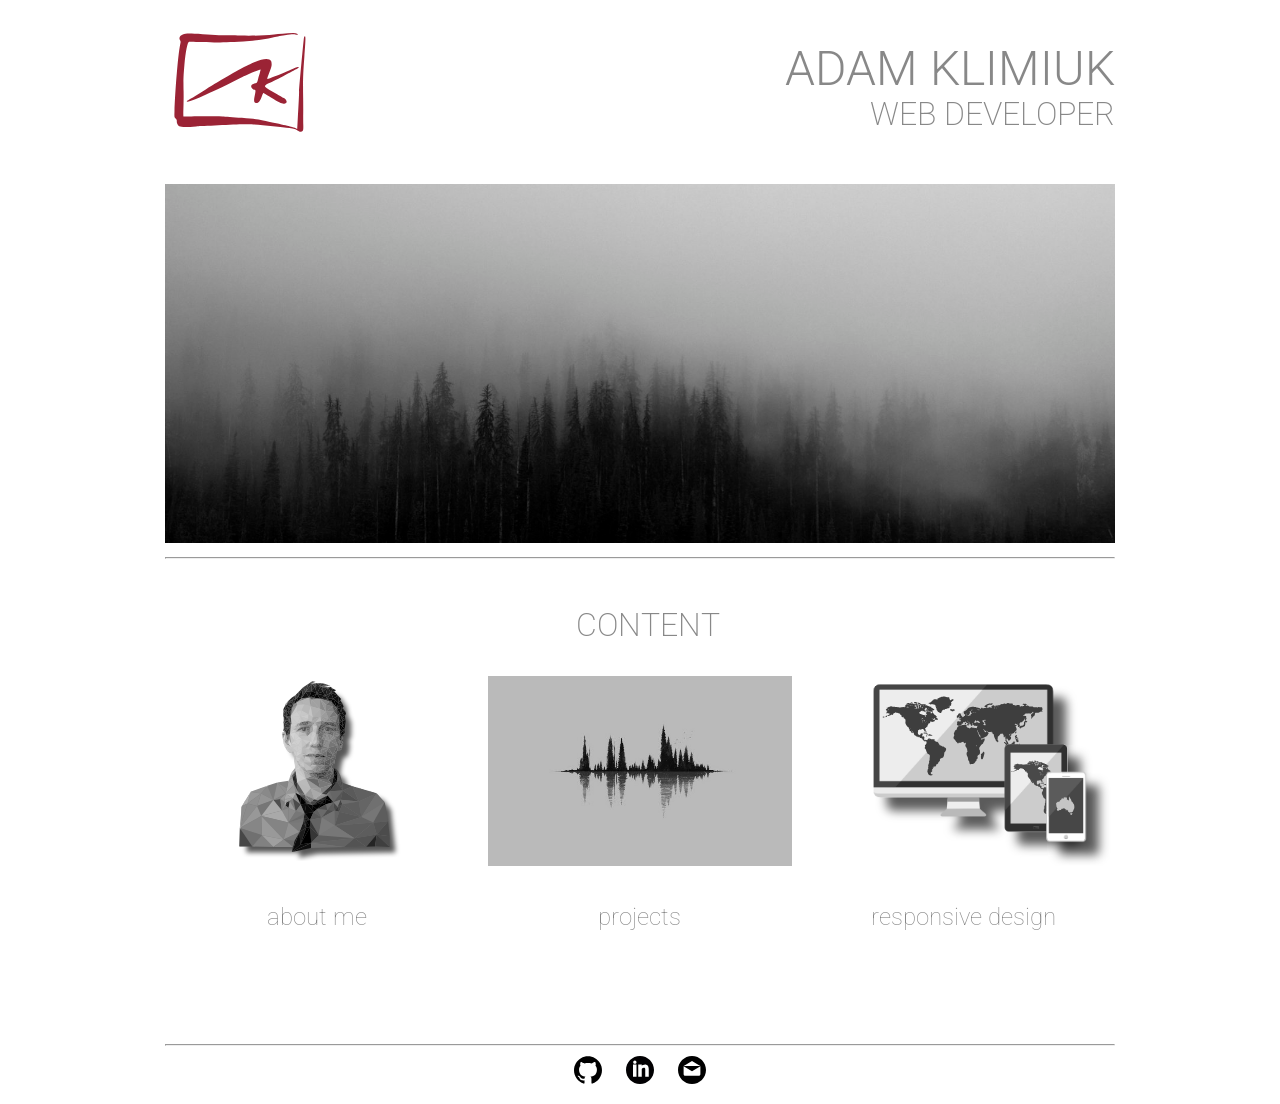
<file: FEND_Project_2_Portfolio_Website/index.html>
<!DOCTYPE html>
<html>
  <head>
    <meta charset="utf-8">
    <meta http-equiv="X-UA-Compatible" content="IE=edge">
    <meta name="viewport" content="width=device-width, initial-scale=1">
    <link href="https://fonts.googleapis.com/css?family=Roboto:300" rel="stylesheet">
    <link href="https://fonts.googleapis.com/css?family=Roboto:100" rel="stylesheet">
    <link rel="stylesheet" href="css/normalize-css.css">
    <link rel="stylesheet" href="css/style.css">
    <title>Portfolio Page by Adam Klimiuk</title>
  </head>
  <body>
    <header class="container">
      <div class="col-3">
        <img src="images/logo_chilli.svg" class="logo" alt="logo">
      </div>
      <div class="col-9 personal-id">
        <h1>ADAM KLIMIUK</h1>
        <h2>WEB DEVELOPER</h2>
      </div>
    </header>
    <img src="images/forrest_600.jpg" srcset="images/forrest_600.jpg 600w, images/forrest_1200.jpg 1200w, images/forrest_1600.jpg 1600w, images/forrest_2400.jpg 2400w" sizes="100vw" class="mainimage" alt="main image">
    <hr>
    <h3 class="col-12">CONTENT</h3>
    <main class="container flexcontent">
      <article class="col-4">
        <img src="images/face.svg" class="contentimage" alt="my face">
        <h4 class="caption">about me</h4>
      </article>
      <article class="col-4">
        <img src="images/projects_400.jpg" srcset="images/projects_400.jpg 400w, images/projects_600.jpg 600w, images/projects_800.jpg 800w, images/projects_1080.jpg 1080w " sizes="(max-width:767px) 100vw, 33vw" class="contentimage" alt="what I work on">
        <h4 class="caption">projects</h4>
      </article>
      <article class="col-4">
        <img src="images/responsive_color.svg" class="contentimage" alt="building responsive websites">
        <h4 class="caption">responsive design</h4>
      </article>
    </main>
    <footer>
      <hr>
      <p>
        <a href="https://github.com/adamklim"><img class="footimage" src="images/footer/github.svg" alt="github link"></a>
        <a href="https://linkedin.com/in/adam-klimiuk-55035446"><img class="footimage" src="images/footer/linkedin.svg" alt="linkedin link"></a>
        <a href="mailto:adamklim@gmail.com"><img class="footimage" src="images/footer/email.svg" alt="email link"></a>
      </p>
    </footer>
  </body>
</html>
</file>
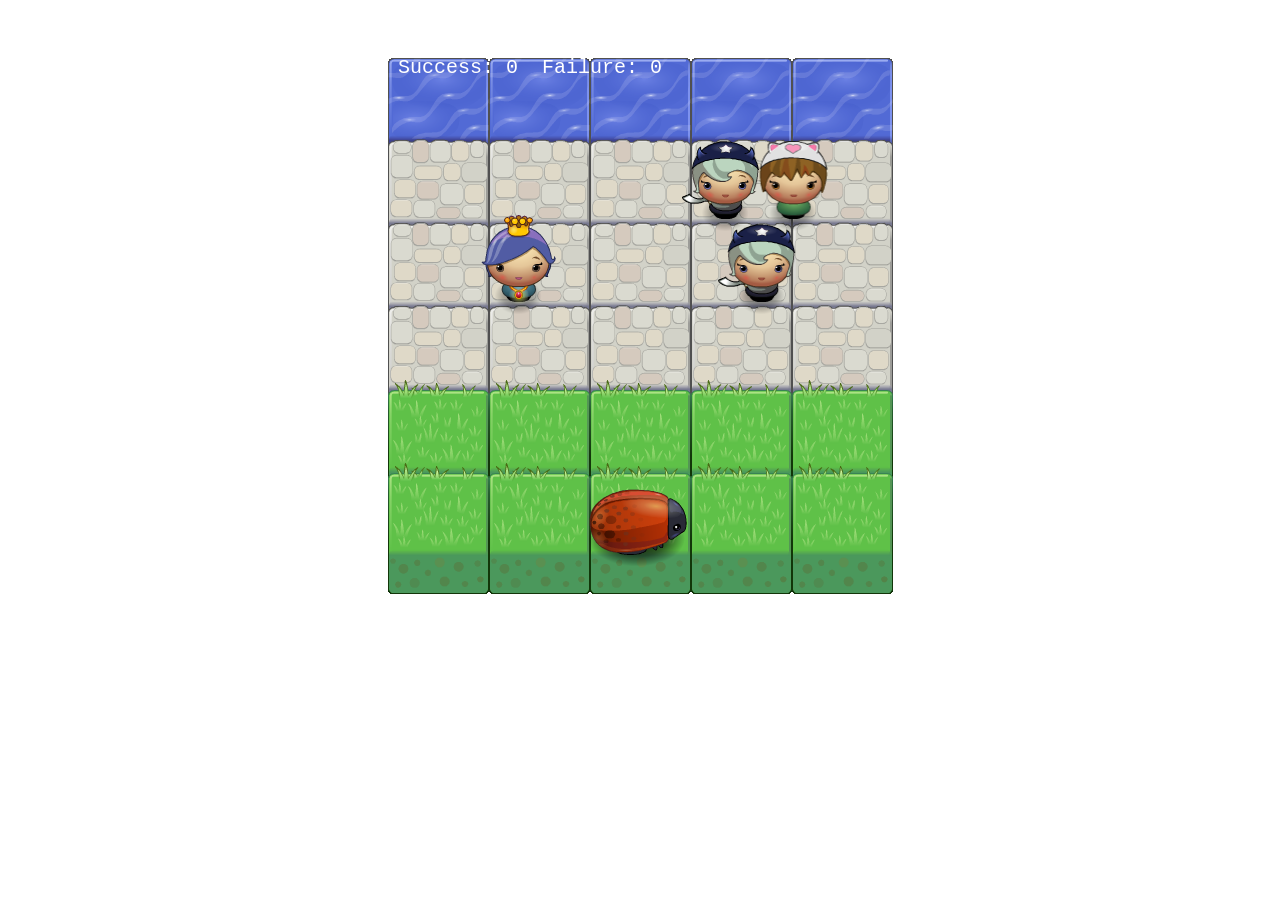
<file: FEND_Project_5_Frogger_Arcade_Game/index.html>
<!DOCTYPE html>
<html>
<head>
    <meta charset="UTF-8">
    <title>Effective JavaScript: Frogger</title>
    <link rel="stylesheet" href="css/style.css">
</head>
<body>
    <script src="js/resources.js"></script>
    <script src="js/app.js"></script>
    <script src="js/engine.js"></script>
</body>
</html>
</file>
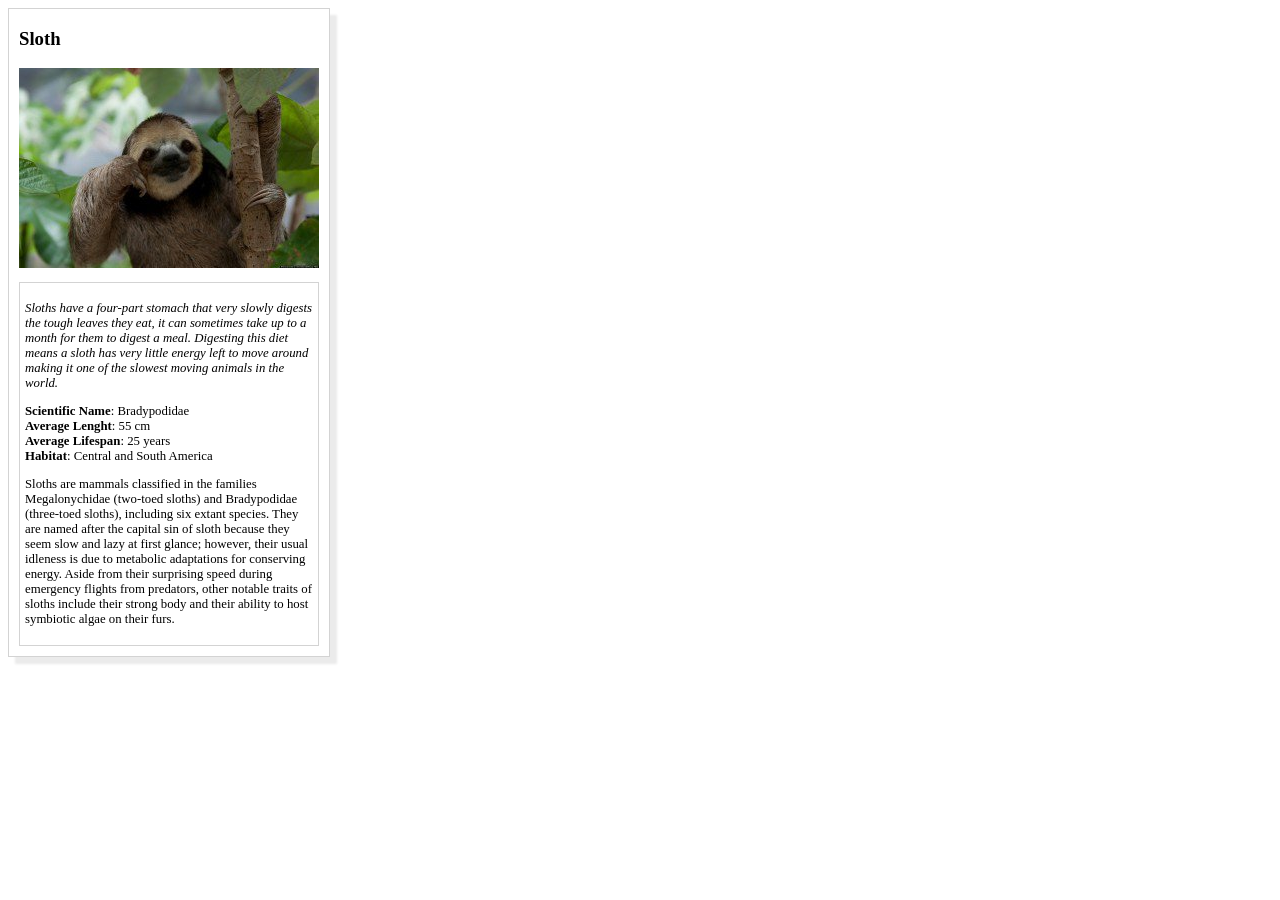
<file: FEND_Project_1_Animal_Card/card.html>
<!DOCTYPE html>
<html>
<head>
	<meta charset="utf-8">
	<title>Animal Trading Cards</title>
	<link rel="stylesheet" href="styles.css">
</head>
<body>
	<div class="all-content">
		<!-- your favorite animal's name goes here -->
		<h3>Sloth</h3>
		<!-- your favorite animal's image goes here -->
		<img src="sloth.jpg" alt="Sloth - the most relaxed animal on the planet">
		<div class="card-text">
			<!-- your favorite animal's interesting fact goes here -->
			<p class="funfact">Sloths have a four-part stomach that very slowly digests the tough leaves they eat, it can sometimes take up to a month for them to digest a meal. Digesting this diet means a sloth has very little energy left to move around making it one of the slowest moving animals in the world.</p>
			<ul>
				<!-- your favorite animal's list items go here -->
				<li><span class="label">Scientific Name</span>: Bradypodidae</li>
				<li><span class="label">Average Lenght</span>: 55 cm</li>
				<li><span class="label">Average Lifespan</span>: 25 years</li>
				<li><span class="label">Habitat</span>: Central and South America</li>
			</ul>
			<!-- your favorite animal's description goes here -->
			<p>Sloths are mammals classified in the families Megalonychidae (two-toed sloths) and Bradypodidae (three-toed sloths), including six extant species. They are named after the capital sin of sloth because they seem slow and lazy at first glance; however, their usual idleness is due to metabolic adaptations for conserving energy. Aside from their surprising speed during emergency flights from predators, other notable traits of sloths include their strong body and their ability to host symbiotic algae on their furs.
			</p>
		</div>
	</div>
</body>
</html>
</file>
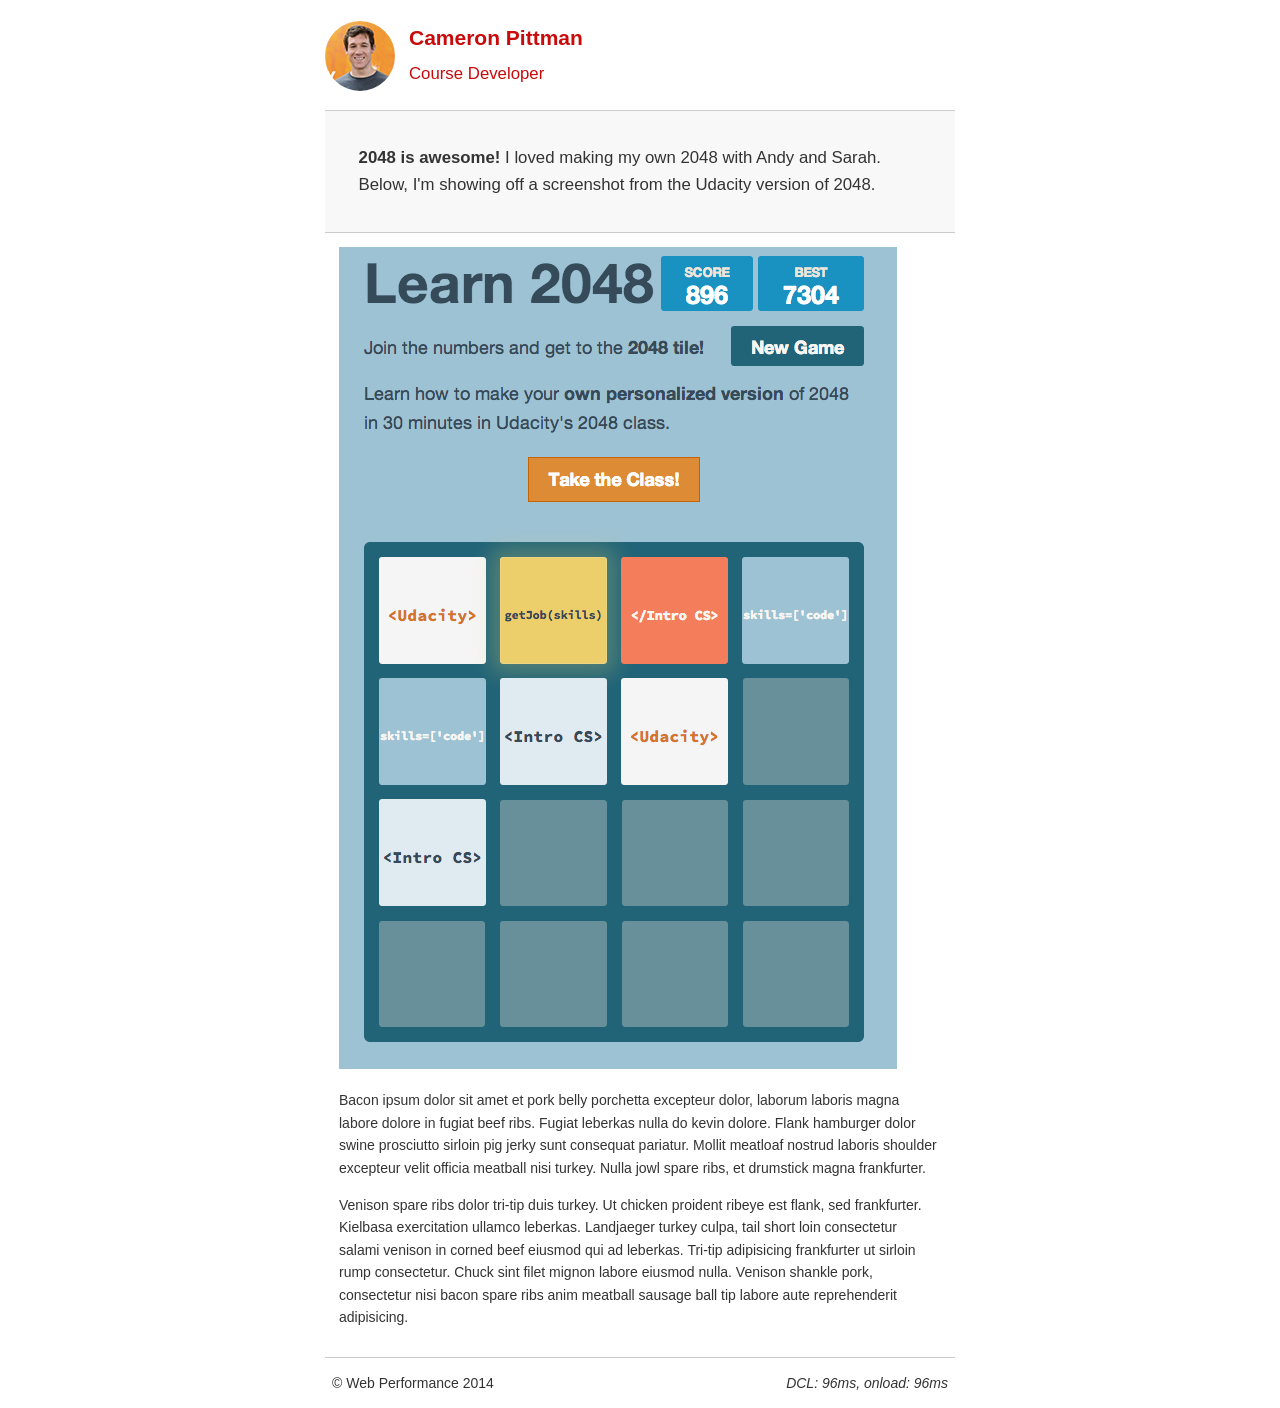
<file: FEND_Project_4_Performance_Optimization/project-2048.html>
<!DOCTYPE html>
<html lang="en">
  <head>
    <meta charset="utf-8">
    <meta name="viewport" content="width=device-width, initial-scale=1">
    <meta name="description" content=" FILL ME IN ">
    <meta name="author" content=" FILL ME IN ">
    <title>Cameron Pittman: Portfolio</title>

    <!-- Hmm, what is the impact of web fonts on speed? Measure it... -->
    <!-- <link href="//fonts.googleapis.com/css?family=Open+Sans:400,700" rel="stylesheet"> -->

    <link href="css/style.css" rel="stylesheet">
    <link href="css/print.css" rel="stylesheet">

    <script>
      (function(w,g){w['GoogleAnalyticsObject']=g;
      w[g]=w[g]||function(){(w[g].q=w[g].q||[]).push(arguments)};w[g].l=1*new Date();})(window,'ga');

      // Optional TODO: replace with your Google Analytics profile ID.
      ga('create', 'UA-XXXX-Y');
      ga('send', 'pageview');
    </script>
    <script src="//www.google-analytics.com/analytics.js"></script>
    <script src="js/perfmatters.js"></script>
  </head>

  <body>
    <header>
      <a href="/"><img src="img/profilepic.jpg"></a>
      <p>Cameron Pittman<br><span>Course Developer</span></p>
    </header>

    <div class="container">
      <div class="hero">
        <strong>2048 is awesome!</strong> I loved making my own 2048 with Andy and Sarah. Below, I'm showing off a screenshot from the Udacity version of 2048.
      </div>

      <div class="content">

        <img class="img-responsive" src="img/2048.png">

        <p>Bacon ipsum dolor sit amet et pork belly porchetta excepteur dolor, laborum laboris magna labore dolore in fugiat beef ribs. Fugiat leberkas nulla do kevin dolore. Flank hamburger dolor swine prosciutto sirloin pig jerky sunt consequat pariatur. Mollit meatloaf nostrud laboris shoulder excepteur velit officia meatball nisi turkey. Nulla jowl spare ribs, et drumstick magna frankfurter.</p>

        <p>Venison spare ribs dolor tri-tip duis turkey. Ut chicken proident ribeye est flank, sed frankfurter. Kielbasa exercitation ullamco leberkas. Landjaeger turkey culpa, tail short loin consectetur salami venison in corned beef eiusmod qui ad leberkas. Tri-tip adipisicing frankfurter ut sirloin rump consectetur. Chuck sint filet mignon labore eiusmod nulla. Venison shankle pork, consectetur nisi bacon spare ribs anim meatball sausage ball tip labore aute reprehenderit adipisicing.</p>

    </div>

    <footer>
      <p>&copy; Web Performance 2014 <span id="crp-stats"></span></p>
    </footer>
  </body>
</html>
</file>
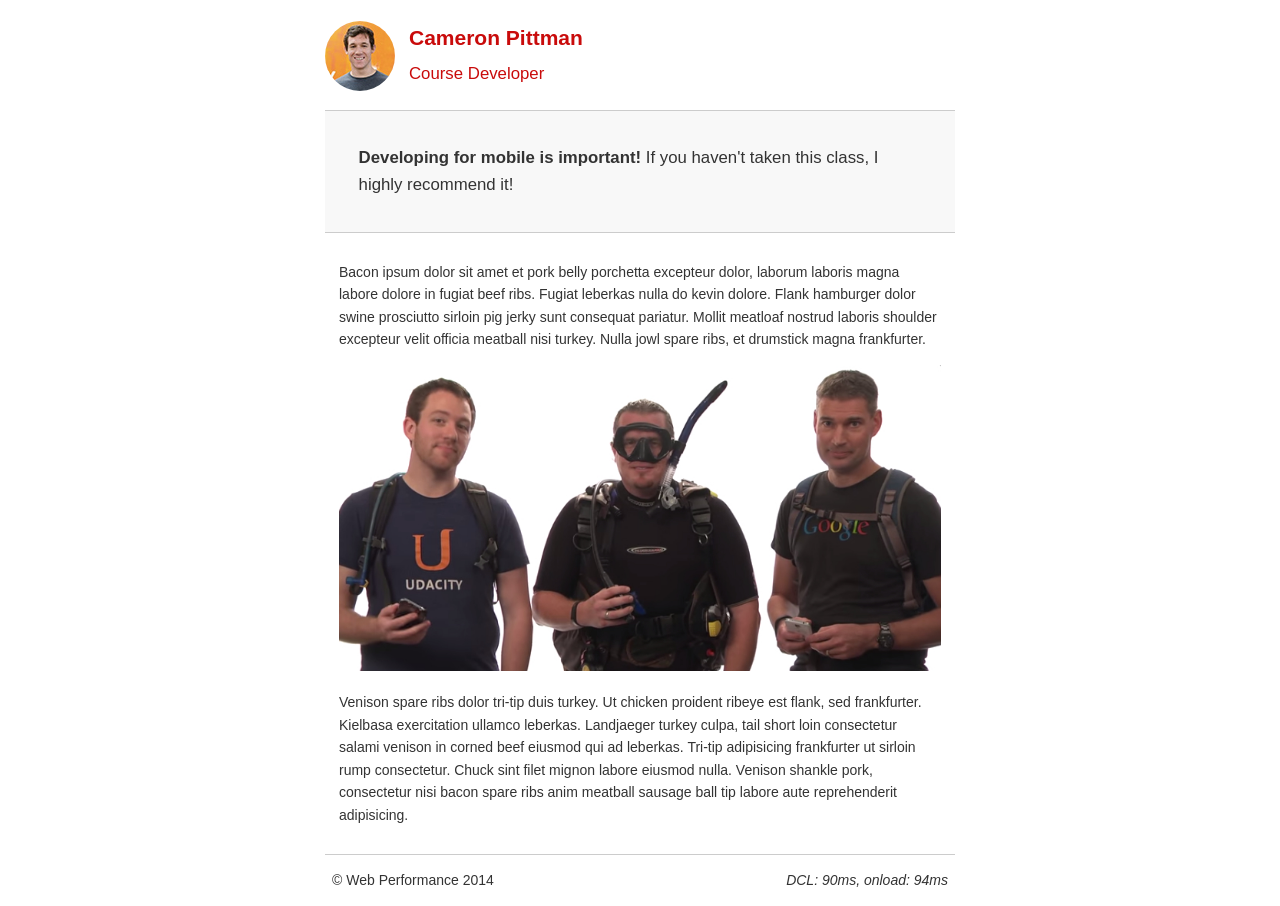
<file: FEND_Project_4_Performance_Optimization/project-mobile.html>
<!DOCTYPE html>
<html lang="en">
  <head>
    <meta charset="utf-8">
    <meta name="viewport" content="width=device-width, initial-scale=1">
    <meta name="description" content=" FILL ME IN ">
    <meta name="author" content=" FILL ME IN ">
    <title>Cameron Pitman: Portfolio</title>

    <!-- Hmm, what is the impact of web fonts on speed? Measure it... -->
    <!-- <link href="//fonts.googleapis.com/css?family=Open+Sans:400,700" rel="stylesheet"> -->

    <link href="css/style.css" rel="stylesheet">
    <link href="css/print.css" rel="stylesheet">

    <script>
      (function(w,g){w['GoogleAnalyticsObject']=g;
      w[g]=w[g]||function(){(w[g].q=w[g].q||[]).push(arguments)};w[g].l=1*new Date();})(window,'ga');

      // Optional TODO: replace with your Google Analytics profile ID.
      ga('create', 'UA-XXXX-Y');
      ga('send', 'pageview');
    </script>
    <script src="http://www.google-analytics.com/analytics.js"></script>
    <script async src="js/perfmatters.js"></script>
  </head>

  <body>
    <header>
      <a href="/"><img src="img/profilepic.jpg"></a>
      <p>Cameron Pittman<br><span>Course Developer</span></p>
    </header>

    <div class="container">
      <div class="hero">
        <strong>Developing for mobile is important!</strong> If you haven't taken this class, I highly recommend it!
      </div>

      <div class="content">

        <p>Bacon ipsum dolor sit amet et pork belly porchetta excepteur dolor, laborum laboris magna labore dolore in fugiat beef ribs. Fugiat leberkas nulla do kevin dolore. Flank hamburger dolor swine prosciutto sirloin pig jerky sunt consequat pariatur. Mollit meatloaf nostrud laboris shoulder excepteur velit officia meatball nisi turkey. Nulla jowl spare ribs, et drumstick magna frankfurter.</p>

        <img src="img/mobilewebdev.jpg">

        <p>Venison spare ribs dolor tri-tip duis turkey. Ut chicken proident ribeye est flank, sed frankfurter. Kielbasa exercitation ullamco leberkas. Landjaeger turkey culpa, tail short loin consectetur salami venison in corned beef eiusmod qui ad leberkas. Tri-tip adipisicing frankfurter ut sirloin rump consectetur. Chuck sint filet mignon labore eiusmod nulla. Venison shankle pork, consectetur nisi bacon spare ribs anim meatball sausage ball tip labore aute reprehenderit adipisicing.</p>

    </div>

    <footer>
      <p>&copy; Web Performance 2014 <span id="crp-stats"></span></p>
    </footer>
  </body>
</html>
</file>
<file: FEND_Project_2_Portfolio_Website/css/style.css>
/*global settings*/

* {
    -webkit-box-sizing: border-box;
    -moz-box-sizing: border-box;
    -ms-box-sizing: border-box;
    box-sizing: border-box;
}

* {
    font-family: "Roboto", sans-serif;
    color: #888;
}

/*default settings 3 column flex layout*/

header {
    display: flex;
    max-width: 1200px;
    margin-top: 2em;
}

footer {
    margin-top: 5em;
    margin-bottom: 1em;
    text-align: center;
}

h1 {
    font-size: 3em;
    font-weight: 300;
    margin-top: 0.1em;
    margin-bottom: 0;
}

h2 {
    font-size: 2em;
    font-weight: 200;
    margin: 0;
}

h3 {
    font-size: 2em;
    font-weight: 200;
    padding-left: 15px;
    text-align: center;
    margin-top: 1.5em;
    margin-bottom: 1em;
}

hr,
p {
    margin: 10px;
}

.personal-id {
    text-align: right;
    padding-right: 10px;
}

.mainimage,
.contentimage {
    max-width: 1200px;
    width: 100%;
    padding: 0 10px;
}

.container,
.flexcontent {
    width: 100%;
    display: flex;
    flex-wrap: wrap;
    max-width: 1200px;
    align-items: center;
    margin-bottom: 3em;
}

.flexcontent {
    font-size: 1.5em;
}

.footimage {
    max-width: 28px;
    max-height: 28px;
    margin-left: 10px;
    margin-right: 10px;
}

.caption {
    text-align: center;
    font-weight: 100;
}

.logo {
    max-width: 150px;
    margin-left: 10px;
}


/*small screens*/
@media only screen and (max-width : 667px) {

    body {
        max-width: 500px;
        margin-left: auto;
        margin-right: auto;
    }

    h1 {
        font-size: 2em;
    }
    h2 {
        font-size: 1.3em;
        margin-bottom: 2em;
    }
    h3 {
        margin-top: 2em;
        margin-bottom: 0.5em;
    }

    footer {
        margin-top: -2em;
    }

    .container,
    .flexcontent {
        flex-direction: column;
        width: 100%;
        justify-content: center;
        align-items: center;
        text-align: center;
        margin-bottom: 0;
    }

    .logo,
    .personal-id {
        align-self: center;
        text-align: center;
        margin-top: 1em;
    }

    .flexcontent {
        max-width: 480px;
        margin-right: auto;
        margin-left: auto;
    }
    .col-4,
    .col-3,
    .col-9 {
        width: 100%;
    }

    .caption {
        margin-bottom: 3em;
    }

    .flexcontent > :nth-child(1) { order: 3;}
    .flexcontent > :nth-child(2) { order: 2;}
    .flexcontent > :nth-child(3) { order: 1;}

    .footimage {
        max-width: 40px;
        max-height: 40px;
    }
}

/*medium screens*/
@media only screen and (min-width : 668px) and (max-width : 991px) {

    body {
        max-width: 747px;
        margin-left: auto;
        margin-right: auto;
    }

    .col-3 {
        width: 25%;
    }

    .col-4 {
        width: 33.33%;
    }

    .col-9 {
        width: 75%;
    }

    .col-12 {
        width: 100%;
    }
}

/*large screens*/
@media only screen and (min-width : 992px) {

    body {
        max-width: 970px;
        margin-left: auto;
        margin-right: auto;
    }

    .col-3 {
        width: 25%;
    }

    .col-4 {
        width: 33.33%;
    }

    .col-9 {
        width: 75%;
    }

    .col-12 {
        width: 100%;
    }

    .contentimage {
      filter: grayscale(100%);
    }

    .contentimage:hover {
      filter: grayscale(0);
    }
}
</file>
<file: FEND_Project_5_Frogger_Arcade_Game/css/style.css>
body {
    text-align: center;
}
</file>
<file: FEND_Project_1_Animal_Card/styles.css>
* {
  box-sizing: border-box;
}

img {
  width: 300px;
  height: 200px;
}

ul {
  list-style-type: none;
  padding: 0;
}

.all-content {
  width: 322px;
  padding: 0 10px 10px 10px;
  border: 1px solid lightgray;
  box-shadow: 7px 7px 2px rgba(230,230,230,0.8);
}
.card-text {
  width: 300px;
  margin-top: 10px;
  padding: 5px;
  border: 1px solid lightgray;
  font-size: 0.8em;
}

.funfact {
  font-style: italic;
}

.label {
  font-weight: bold;
  }
</file>
<file: FEND_Project_4_Performance_Optimization/css/style.css>
html {
  font-size: 100%;
  overflow-y: scroll;
  -webkit-tap-highlight-color: rgba(0,0,0,0);
  -ms-text-size-adjust: 100%;
  -webkit-text-size-adjust: none;
}
body { margin: 0; font-size: 14px; line-height: 1.61; font-weight: 400; }
body, button, input, select, textarea { font-family: 'Open Sans', sans-serif; color: #333; }

a { color: #12C; }
a:visited { color: #61C; }
a:focus { outline: thin dotted; }
a:hover, a:active { color: #c00; outline: 0; }

b, strong { font-weight: bold; }
pre, code { font-family: monospace, monospace; font-size: 1em; }
ul, ol { margin: 1em 0; padding: 0 0 0 20px; }
img { border: 0; max-width: 100%; }

body { background: #fff; }
header, footer, .container { max-width: 45em; margin: 0 auto; }

header { padding: 0 0.5em; color: #C90B0B; }
header img { border-radius: 40px; float: left; }
header p { font-size:1.5em; font-weight: bold; padding-left: 4em;}
header p span { font-size: 0.8em; font-weight: normal;}

.hero { padding: 2em; background-color: #f8f8f8; font-size:1.2em;
  border-bottom: 1px solid #ccc;
  border-top: 1px solid #ccc;
}

.content { padding: 1em 1em; }
.content li { list-style-type: none; font-size: 1.1em;}
li img { float:left; padding-right: 1em; }
li p { font-size: 0.9em; font-style: italic; }

footer {
  padding: 0 0.5em;
  border-top: 1px solid #ccc;
}
footer span { float: right; font-style: italic; }

/* Smartphones (portrait) */
@media only screen and (max-width: 480px) {
  body { font-size: 12px;}
  header p { padding-left: 4.5em;}
}
</file>
<file: FEND_Project_4_Performance_Optimization/css/print.css>
@media print {
  * { background: transparent !important; color: black !important; text-shadow: none !important; filter:none !important; -ms-filter: none !important; }
  a, a:visited { color: #444 !important; text-decoration: underline; }
  a[href]:after { content: " (" attr(href) ")"; }
  tr, img { page-break-inside: avoid; }
  img { max-width: 100% !important; }
  @page { margin: 0.5cm; }
  p, h2, h3 { orphans: 3; widows: 3; }
  h2, h3{ page-break-after: avoid; }
}
</file>
